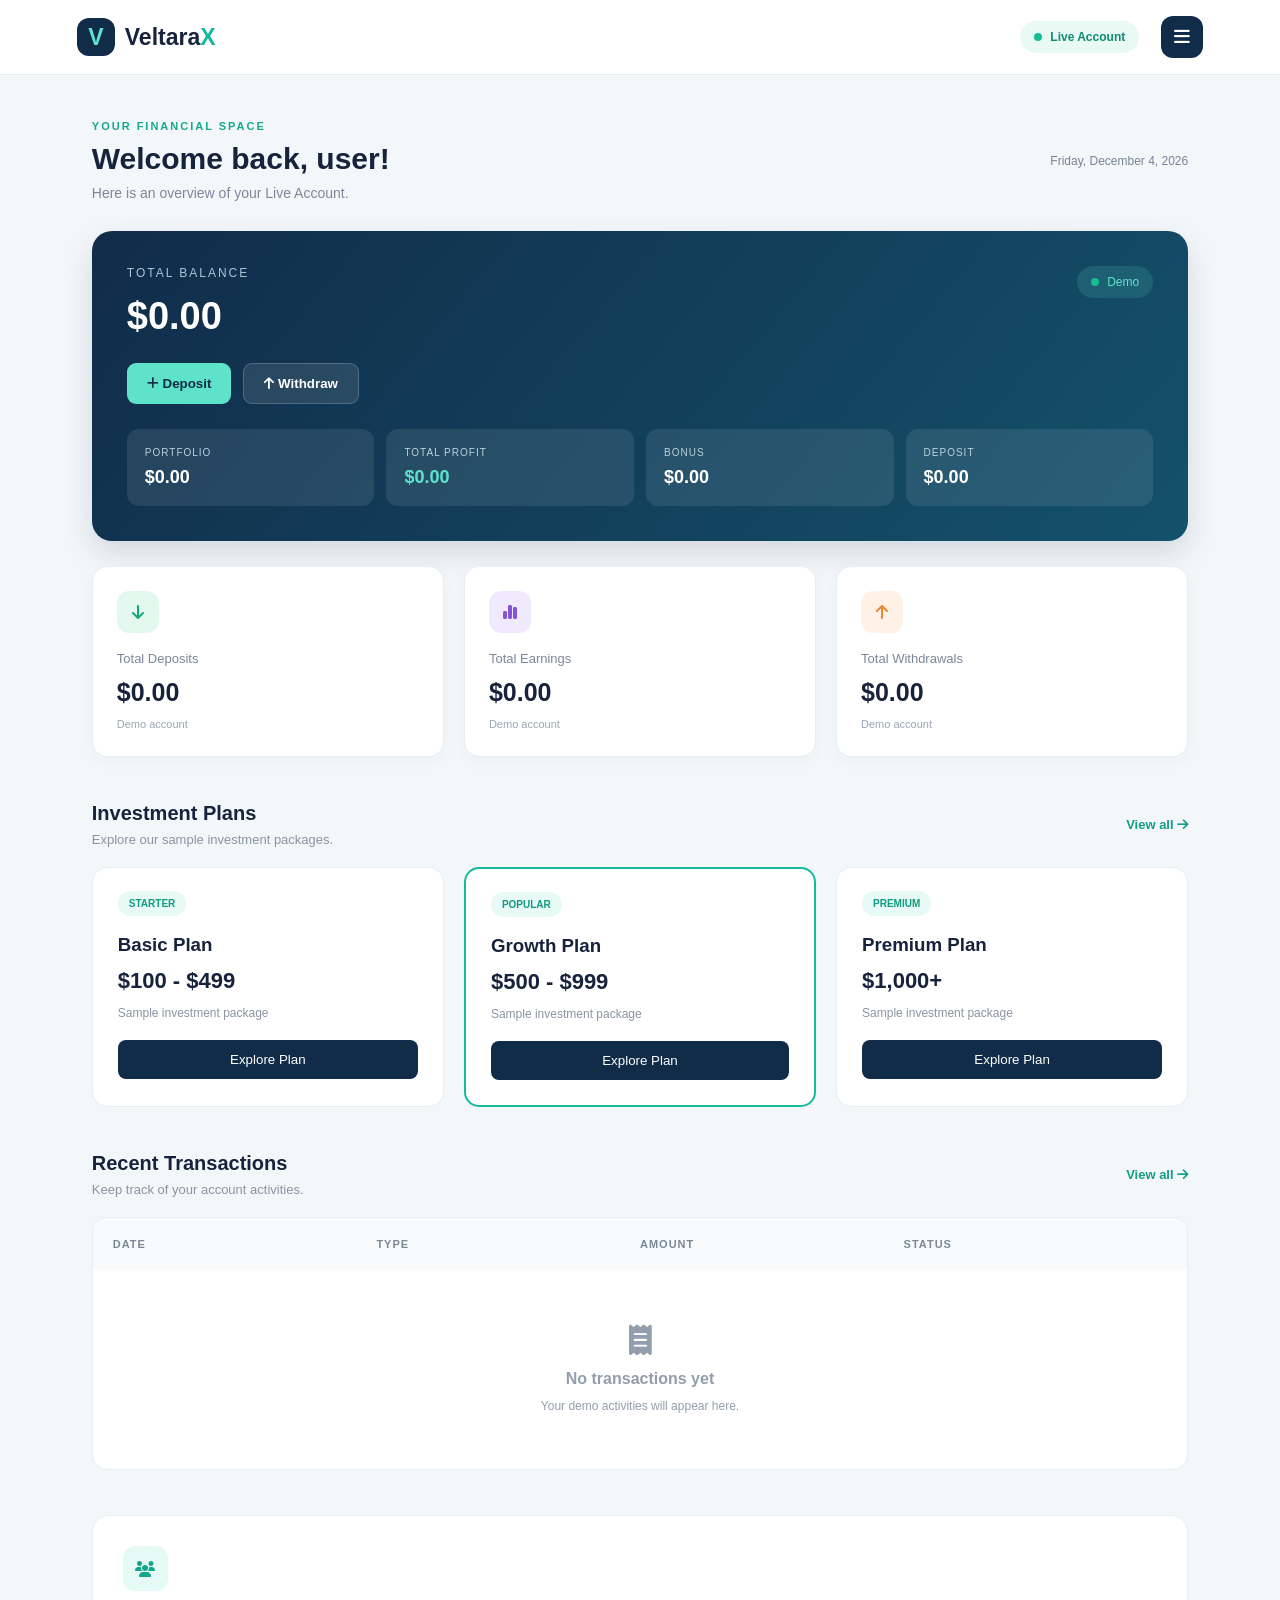
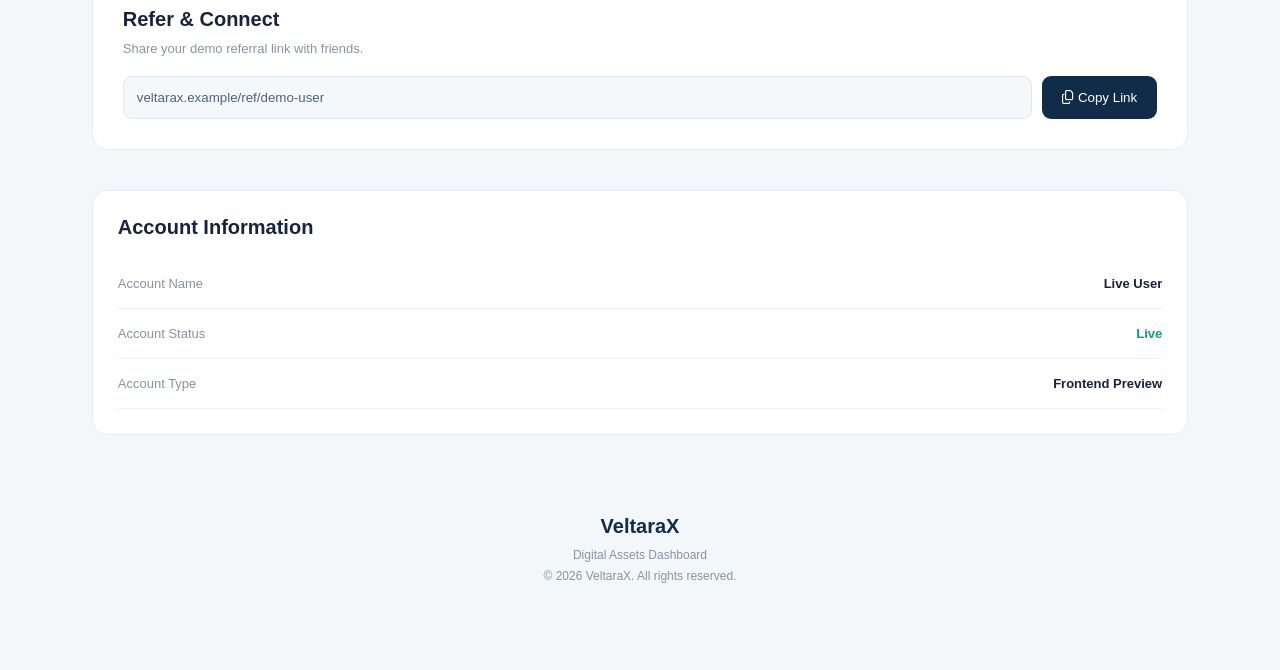
<file: index.html>
<!DOCTYPE html>
<html lang="en">
<head>
    <meta charset="UTF-8">
    <meta name="viewport" content="width=device-width, initial-scale=1.0">
    <title>VeltaraX | Digital Assets</title>
    <link rel="stylesheet" href="style.css">

    <!-- Icons -->
    <link rel="stylesheet"
        href="https://cdnjs.cloudflare.com/ajax/libs/font-awesome/6.5.0/css/all.min.css">
</head>
<body>

    <!-- HEADER -->
    <header class="header">

        <!-- Website name on the left -->
        <a href="#dashboard" class="logo">
            <span class="logo-icon">V</span>
            <span>Veltara<span class="logo-highlight">X</span></span>
        </a>

        <!-- Menu button on the right -->
        <div class="header-right">
            <div class="demo-status">
                <span class="status-dot"></span>
                Live Account
            </div>

            <button class="menu-button" id="menuButton">
                <i class="fa-solid fa-bars"></i>
            </button>
        </div>

    </header>

    <!-- SIDE NAVIGATION -->
    <aside class="sidebar" id="sidebar">

        <div class="sidebar-top">
            <h3>Navigation</h3>

            <button id="closeMenu" class="close-button">
                <i class="fa-solid fa-xmark"></i>
            </button>
        </div>

        <div class="user-profile">
            <div class="avatar">V</div>

            <div>
                <h4>Welcome user</h4>
                <p>live Account</p>
            </div>
        </div>

        <nav class="navigation">
            <a href="#dashboard" class="nav-link active">
                <i class="fa-solid fa-house"></i>
                Dashboard
            </a>

            <a href="#balance" class="nav-link">
                <i class="fa-solid fa-wallet"></i>
                Deposit
            </a>

            <a href="#balance" class="nav-link">
                <i class="fa-solid fa-arrow-up-from-bracket"></i>
                Withdraw
            </a>

            <a href="#investment" class="nav-link">
                <i class="fa-solid fa-chart-line"></i>
                Investment Plans
            </a>

            <a href="#transactions" class="nav-link">
                <i class="fa-solid fa-clock-rotate-left"></i>
                Transactions
            </a>

            <a href="#referrals" class="nav-link">
                <i class="fa-solid fa-users"></i>
                Referrals
            </a>

            <a href="#profile" class="nav-link">
                <i class="fa-solid fa-user"></i>
                My Profile
            </a>
        </nav>

        <div class="sidebar-footer">
            <i class="fa-solid fa-circle-info"></i>
            <p>This is a live account dashboard</p>
        </div>

    </aside>

    <!-- BACKGROUND OVERLAY (empty, closed straight away) -->
    <div class="overlay" id="overlay"></div>

    <!-- MAIN CONTENT -->
    <main class="main-content" id="dashboard">

        <!-- WELCOME -->
        <section class="welcome-section">
            <div>
                <p class="small-heading">YOUR FINANCIAL SPACE</p>
                <h1>Welcome back, user!</h1>
                <p class="welcome-text">Here is an overview of your Live Account.</p>
            </div>

            <div class="date-display" id="currentDate"></div>
        </section>

        <!-- BALANCE CARD -->
        <section class="balance-card" id="balance">

            <div class="balance-top">
                <div>
                    <p class="card-label">TOTAL BALANCE</p>
                    <h2 id="totalBalance">$0.00</h2>
                </div>

                <span class="account-status">
                    <span class="status-dot"></span>
                    Demo
                </span>
            </div>

            <div class="balance-actions">
                <button class="primary-button" data-action="deposit">
                    <i class="fa-solid fa-plus"></i>
                    Deposit
                </button>

                <button class="secondary-button" data-action="withdraw">
                    <i class="fa-solid fa-arrow-up"></i>
                    Withdraw
                </button>
            </div>

            <div class="balance-details">
                <div class="balance-item">
                    <p>PORTFOLIO</p>
                    <h3>$0.00</h3>
                </div>

                <div class="balance-item">
                    <p>TOTAL PROFIT</p>
                    <h3 class="profit">$0.00</h3>
                </div>

                <div class="balance-item">
                    <p>BONUS</p>
                    <h3>$0.00</h3>
                </div>

                <div class="balance-item">
                    <p>DEPOSIT</p>
                    <h3>$0.00</h3>
                </div>
            </div>

        </section>

        <!-- STATISTICS -->
        <section class="statistics">

            <div class="stat-card">
                <div class="stat-icon green">
                    <i class="fa-solid fa-arrow-down"></i>
                </div>
                <p>Total Deposits</p>
                <h2>$0.00</h2>
                <span>Demo account</span>
            </div>

            <div class="stat-card">
                <div class="stat-icon purple">
                    <i class="fa-solid fa-chart-simple"></i>
                </div>
                <p>Total Earnings</p>
                <h2>$0.00</h2>
                <span>Demo account</span>
            </div>

            <div class="stat-card">
                <div class="stat-icon orange">
                    <i class="fa-solid fa-arrow-up"></i>
                </div>
                <p>Total Withdrawals</p>
                <h2>$0.00</h2>
                <span>Demo account</span>
            </div>

        </section>

        <!-- INVESTMENT PLANS -->
        <section class="section" id="investment">

            <div class="section-heading">
                <div>
                    <h2>Investment Plans</h2>
                    <p>Explore our sample investment packages.</p>
                </div>

                <a href="#investment">View all <i class="fa-solid fa-arrow-right"></i></a>
            </div>

            <div class="plans-grid">

                <div class="plan-card">
                    <span class="plan-tag">STARTER</span>
                    <h3>Basic Plan</h3>
                    <h2>$100 - $499</h2>
                    <p>Sample investment package</p>
                    <button class="plan-button" data-action="plan">Explore Plan</button>
                </div>

                <div class="plan-card featured">
                    <span class="plan-tag">POPULAR</span>
                    <h3>Growth Plan</h3>
                    <h2>$500 - $999</h2>
                    <p>Sample investment package</p>
                    <button class="plan-button" data-action="plan">Explore Plan</button>
                </div>

                <div class="plan-card">
                    <span class="plan-tag">PREMIUM</span>
                    <h3>Premium Plan</h3>
                    <h2>$1,000+</h2>
                    <p>Sample investment package</p>
                    <button class="plan-button" data-action="plan">Explore Plan</button>
                </div>

            </div>

        </section>

        <!-- TRANSACTIONS -->
        <section class="section" id="transactions">

            <div class="section-heading">
                <div>
                    <h2>Recent Transactions</h2>
                    <p>Keep track of your account activities.</p>
                </div>

                <a href="#transactions">View all <i class="fa-solid fa-arrow-right"></i></a>
            </div>

            <div class="transaction-card">

                <div class="transaction-header">
                    <span>DATE</span>
                    <span>TYPE</span>
                    <span>AMOUNT</span>
                    <span>STATUS</span>
                </div>

                <div id="transactionList" class="empty-transactions">
                    <i class="fa-solid fa-receipt"></i>
                    <p>No transactions yet</p>
                    <span>Your demo activities will appear here.</span>
                </div>

            </div>

        </section>

        <!-- REFERRAL SECTION -->
        <section class="referral-card" id="referrals">

            <div class="referral-icon">
                <i class="fa-solid fa-users"></i>
            </div>

            <h2>Refer &amp; Connect</h2>

            <p>Share your demo referral link with friends.</p>

            <div class="referral-link">
                <input
                    type="text"
                    id="referralLink"
                    value="veltarax.example/ref/demo-user"
                    readonly
                >

                <button id="copyButton">
                    <i class="fa-regular fa-copy"></i>
                    Copy Link
                </button>
            </div>

        </section>

        <!-- PROFILE -->
        <section class="section profile-section" id="profile">

            <h2>Account Information</h2>

            <div class="profile-row">
                <span>Account Name</span>
                <strong>Live User</strong>
            </div>

            <div class="profile-row">
                <span>Account Status</span>
                <strong class="profile-active">Live</strong>
            </div>

            <div class="profile-row">
                <span>Account Type</span>
                <strong>Frontend Preview</strong>
            </div>

        </section>

        <!-- FOOTER -->
        <footer class="footer">
            <h3>VeltaraX</h3>
            <p>Digital Assets Dashboard</p>
            <p>&copy; 2026 VeltaraX. All rights reserved.</p>
        </footer>

    </main>

    <!-- LIVE NOTIFICATION -->
    <div class="toast" id="toast"></div>

    <!-- JAVASCRIPT -->
    <script src="script.js"></script>

</body>
</html>
</file>
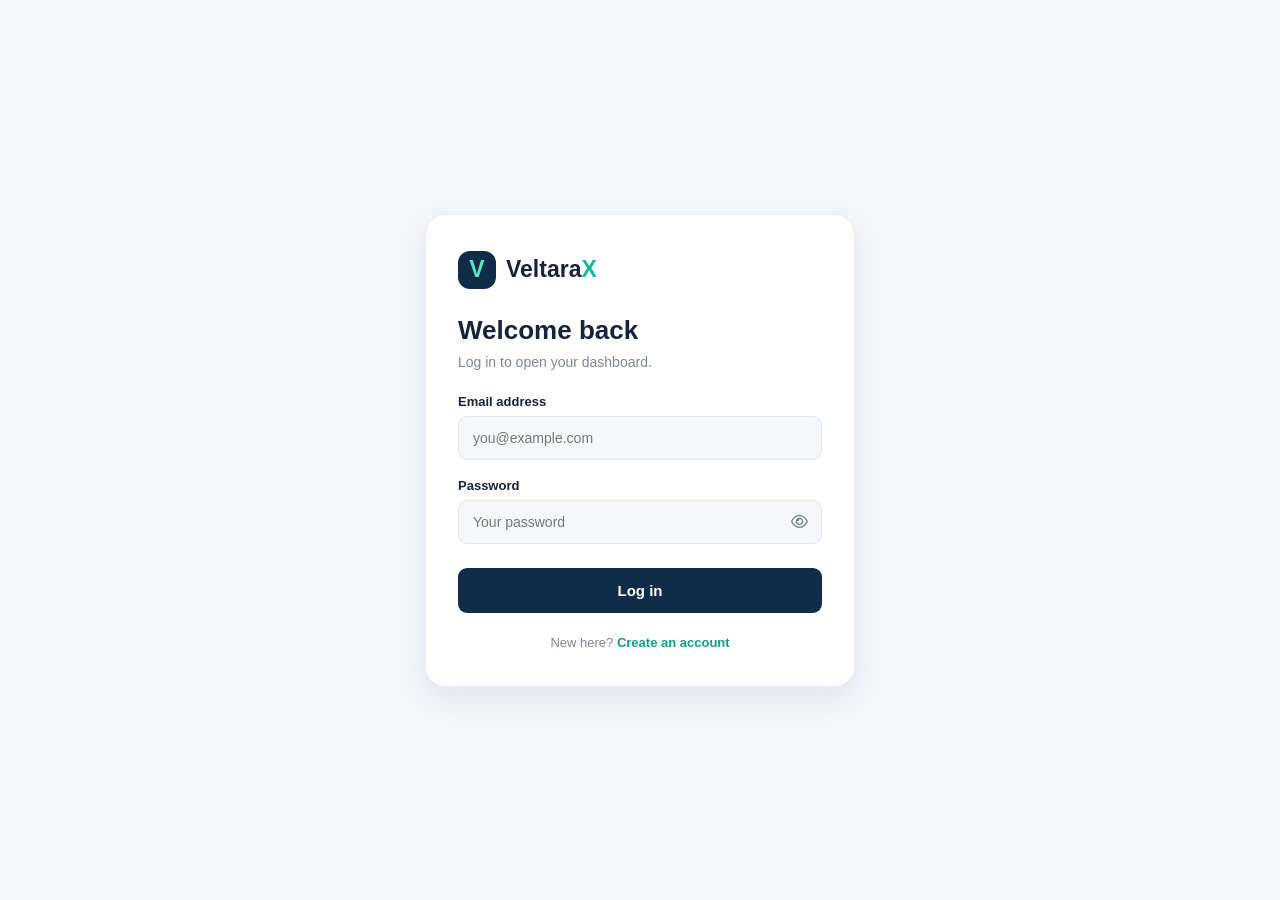
<file: login.html>
<!DOCTYPE html>
<html lang="en">
<head>
    <meta charset="UTF-8">
    <meta name="viewport" content="width=device-width, initial-scale=1.0">
    <title>Log in | VeltaraX</title>

    <link rel="stylesheet" href="style.css">
    <link rel="stylesheet" href="auth.css">
    <link rel="stylesheet"
        href="https://cdnjs.cloudflare.com/ajax/libs/font-awesome/6.5.0/css/all.min.css">
</head>
<body class="auth-page">

    <main class="auth-card">

        <a href="login.html" class="logo auth-logo">
            <span class="logo-icon">V</span>
            <span>Veltara<span class="logo-highlight">X</span></span>
        </a>

        <h1>Welcome back</h1>
        <p class="auth-subtitle">Log in to open your dashboard.</p>

        <!-- Error / success message area (filled in by auth.js) -->
        <div class="form-error" id="formError"></div>

        <!-- The form sends its data to login.php (we build that next) -->
        <form id="loginForm" action="#" method="POST">

            <div class="form-group">
                <label for="email">Email address</label>
                <input type="email" id="email" name="email"
                    placeholder="you@example.com" required>
            </div>

            <div class="form-group">
                <label for="password">Password</label>
                <div class="password-wrapper">
                    <input type="password" id="password" name="password"
                        placeholder="Your password" required>
                    <button type="button" class="toggle-password" data-target="password"
                        aria-label="Show or hide password">
                        <i class="fa-regular fa-eye"></i>
                    </button>
                </div>
            </div>

            <button type="submit" class="auth-button">Log in</button>

        </form>

        <p class="auth-switch">
            New here? <a href="signup.html">Create an account</a>
        </p>

    </main>

    <script src="auth.js"></script>
</body>
</html>
</file>
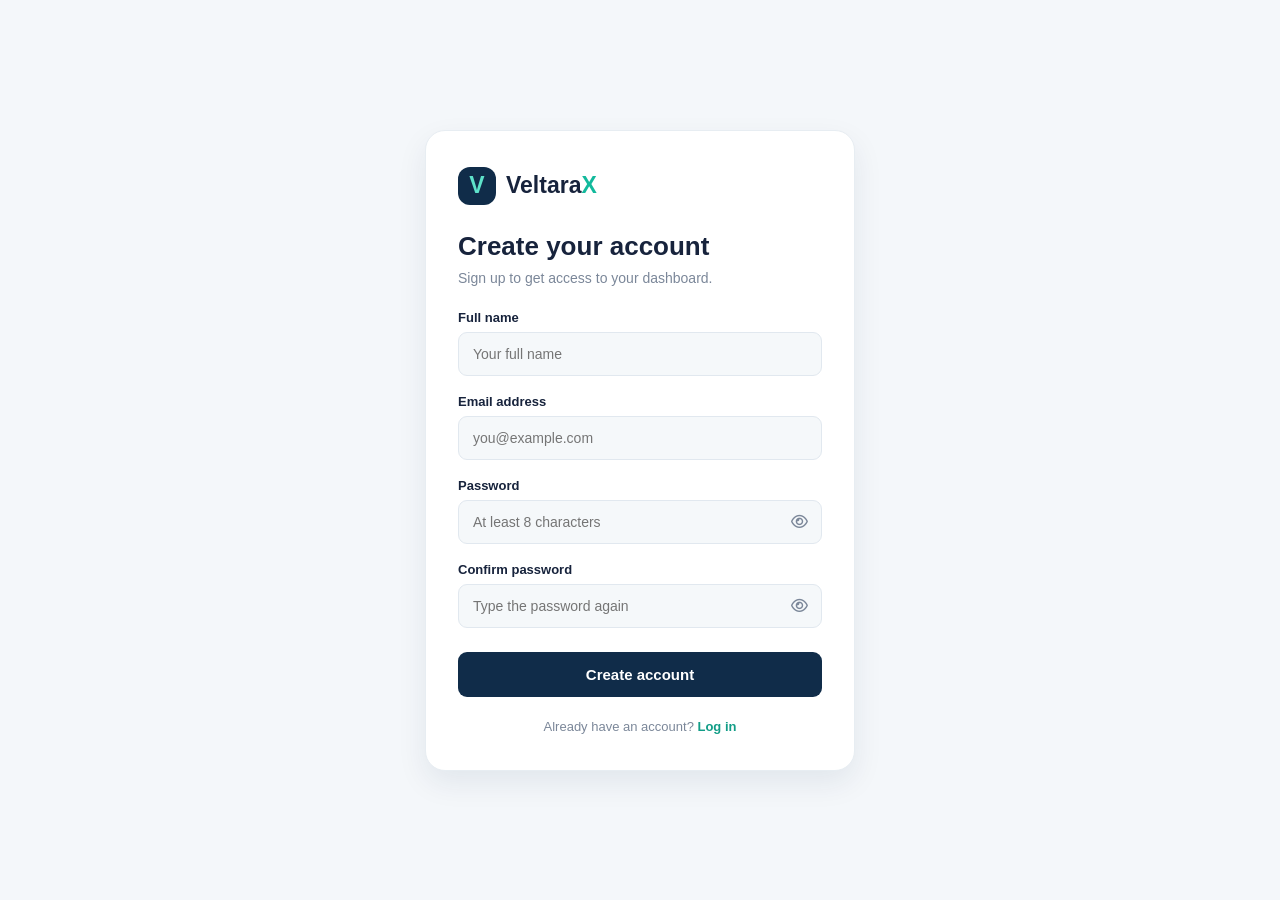
<file: signup.html>
<!DOCTYPE html>
<html lang="en">
<head>
    <meta charset="UTF-8">
    <meta name="viewport" content="width=device-width, initial-scale=1.0">
    <title>Create Account | VeltaraX</title>

    <link rel="stylesheet" href="style.css">
    <link rel="stylesheet" href="auth.css">
    <link rel="stylesheet"
        href="https://cdnjs.cloudflare.com/ajax/libs/font-awesome/6.5.0/css/all.min.css">
</head>
<body class="auth-page">

    <main class="auth-card">

        <a href="login.html" class="logo auth-logo">
            <span class="logo-icon">V</span>
            <span>Veltara<span class="logo-highlight">X</span></span>
        </a>

        <h1>Create your account</h1>
        <p class="auth-subtitle">Sign up to get access to your dashboard.</p>

        <!-- Error message area (filled in by auth.js) -->
        <div class="form-error" id="formError"></div>

        <!-- The form sends its data to signup.php (we build that next) -->
        <form id="signupForm" action="signup.php" method="POST">

            <div class="form-group">
                <label for="fullName">Full name</label>
                <input type="text" id="fullName" name="full_name"
                    placeholder="Your full name" required>
            </div>

            <div class="form-group">
                <label for="email">Email address</label>
                <input type="email" id="email" name="email"
                    placeholder="you@example.com" required>
            </div>

            <div class="form-group">
                <label for="password">Password</label>
                <div class="password-wrapper">
                    <input type="password" id="password" name="password"
                        placeholder="At least 8 characters" minlength="8" required>
                    <button type="button" class="toggle-password" data-target="password"
                        aria-label="Show or hide password">
                        <i class="fa-regular fa-eye"></i>
                    </button>
                </div>
            </div>

            <div class="form-group">
                <label for="confirmPassword">Confirm password</label>
                <div class="password-wrapper">
                    <input type="password" id="confirmPassword" name="confirm_password"
                        placeholder="Type the password again" minlength="8" required>
                    <button type="button" class="toggle-password" data-target="confirmPassword"
                        aria-label="Show or hide password">
                        <i class="fa-regular fa-eye"></i>
                    </button>
                </div>
            </div>

            <button type="submit" class="auth-button">Create account</button>

        </form>

        <p class="auth-switch">
            Already have an account? <a href="login.html">Log in</a>
        </p>

    </main>

    <script src="auth.js"></script>
</body>
</html>
</file>
<file: style.css>
/* =================================
   1. GENERAL SETTINGS
================================= */

* {
    margin: 0;
    padding: 0;
    box-sizing: border-box;
}

html {
    scroll-behavior: smooth;
}

body {
    font-family: Arial, Helvetica, sans-serif;
    background: #f4f7fa;
    color: #17233c;
}

button, input {
    font-family: inherit;
}

button {
    cursor: pointer;
    border: none;
}

a {
    text-decoration: none;
    color: inherit;
}


/* =================================
   2. HEADER
================================= */

.header {
    height: 75px;
    background: #ffffff;
    display: flex;
    align-items: center;
    justify-content: space-between;
    padding: 0 6%;
    border-bottom: 1px solid #e8edf2;
    position: sticky;
    top: 0;
    z-index: 100;
}

.logo {
    display: flex;
    align-items: center;
    gap: 10px;
    font-size: 23px;
    font-weight: 800;
    color: #17233c;
}

.logo-icon {
    width: 38px;
    height: 38px;
    border-radius: 12px;
    background: #102c49;
    color: #5ee2ca;
    display: flex;
    justify-content: center;
    align-items: center;
}

.logo-highlight {
    color: #12b99c;
}

.header-right {
    display: flex;
    align-items: center;
    gap: 22px;
}

.demo-status {
    background: #e9faf5;
    color: #118b71;
    padding: 9px 14px;
    border-radius: 30px;
    font-size: 12px;
    font-weight: bold;
}

.status-dot {
    width: 8px;
    height: 8px;
    display: inline-block;
    background: #16bd91;
    border-radius: 50%;
    margin-right: 5px;
}

.menu-button {
    background: #102c49;
    color: white;
    width: 42px;
    height: 42px;
    border-radius: 12px;
    font-size: 18px;
}


/* =================================
   3. SIDEBAR MENU
================================= */

.sidebar {
    position: fixed;
    top: 0;
    right: -330px;
    width: 310px;
    height: 100vh;
    background: #102c49;
    color: white;
    z-index: 200;
    padding: 25px;
    transition: right 0.3s ease;
    overflow-y: auto;
}

.sidebar.show {
    right: 0;
}

.sidebar-top {
    display: flex;
    justify-content: space-between;
    align-items: center;
    margin-bottom: 30px;
}

.close-button {
    background: transparent;
    color: white;
    font-size: 23px;
}

.user-profile {
    display: flex;
    align-items: center;
    gap: 12px;
    padding: 18px 0;
    border-top: 1px solid #34516d;
    border-bottom: 1px solid #34516d;
    margin-bottom: 20px;
}

.avatar {
    background: #16b99c;
    width: 45px;
    height: 45px;
    display: grid;
    place-items: center;
    border-radius: 50%;
    font-weight: bold;
}

.user-profile p {
    color: #b9cbd9;
    font-size: 12px;
    margin-top: 5px;
}

.navigation {
    display: flex;
    flex-direction: column;
    gap: 8px;
}

.nav-link {
    display: flex;
    align-items: center;
    gap: 15px;
    padding: 14px;
    border-radius: 10px;
    color: #d5e0e9;
    font-size: 14px;
    transition: 0.2s;
}

.nav-link:hover,
.nav-link.active {
    background: #1d4866;
    color: #5ee2ca;
}

.nav-link i {
    width: 20px;
    text-align: center;
}

.sidebar-footer {
    background: #1d4866;
    padding: 15px;
    border-radius: 12px;
    margin-top: 30px;
    font-size: 12px;
    color: #d5e0e9;
}

.sidebar-footer i {
    color: #5ee2ca;
    margin-bottom: 8px;
}


/* =================================
   4. MENU OVERLAY
================================= */

.overlay {
    position: fixed;
    inset: 0;
    background: rgba(8, 20, 35, 0.5);
    z-index: 150;
    opacity: 0;
    visibility: hidden;
    transition: 0.3s;
}

.overlay.show {
    opacity: 1;
    visibility: visible;
}


/* =================================
   5. MAIN CONTENT
================================= */

.main-content {
    max-width: 1250px;
    margin: auto;
    padding: 45px 6%;
}

.welcome-section {
    display: flex;
    justify-content: space-between;
    align-items: center;
    margin-bottom: 30px;
    gap: 15px;
}

.small-heading {
    font-size: 11px;
    letter-spacing: 2px;
    color: #16a88e;
    font-weight: bold;
    margin-bottom: 10px;
}

.welcome-section h1 {
    font-size: 30px;
    margin-bottom: 9px;
}

.welcome-text {
    color: #7b8799;
    font-size: 14px;
}

.date-display {
    font-size: 12px;
    color: #758398;
}


/* =================================
   6. BALANCE CARD
================================= */

.balance-card {
    background: linear-gradient(130deg, #102c49, #14516b);
    padding: 35px;
    border-radius: 20px;
    color: white;
    margin-bottom: 25px;
    box-shadow: 0 12px 30px rgba(16, 44, 73, 0.15);
}

.balance-top {
    display: flex;
    justify-content: space-between;
    align-items: flex-start;
}

.card-label {
    color: #a9c7d5;
    font-size: 12px;
    letter-spacing: 2px;
    margin-bottom: 15px;
}

.balance-top h2 {
    font-size: 38px;
}

.account-status {
    background: rgba(94, 226, 202, 0.15);
    color: #5ee2ca;
    padding: 9px 14px;
    border-radius: 30px;
    font-size: 12px;
}

.balance-actions {
    display: flex;
    gap: 12px;
    margin: 25px 0;
}

.primary-button,
.secondary-button {
    padding: 12px 20px;
    border-radius: 9px;
    font-weight: bold;
}

.primary-button {
    background: #5ee2ca;
    color: #102c49;
}

.secondary-button {
    background: #ffffff1a;
    color: white;
    border: 1px solid #ffffff30;
}

.balance-details {
    display: grid;
    grid-template-columns: repeat(4, 1fr);
    gap: 12px;
}

.balance-item {
    background: rgba(255,255,255,0.09);
    padding: 18px;
    border-radius: 12px;
}

.balance-item p {
    color: #b9d2df;
    font-size: 10px;
    letter-spacing: 1px;
    margin-bottom: 9px;
}

.balance-item h3 {
    font-size: 18px;
}

.profit {
    color: #5ee2ca;
}


/* =================================
   7. STATISTICS CARDS
================================= */

.statistics {
    display: grid;
    grid-template-columns: repeat(3, 1fr);
    gap: 20px;
    margin-bottom: 45px;
}

.stat-card {
    background: white;
    padding: 24px;
    border: 1px solid #e7edf2;
    border-radius: 15px;
    box-shadow: 0 5px 15px rgba(20, 45, 70, 0.03);
}

.stat-icon {
    width: 42px;
    height: 42px;
    border-radius: 12px;
    display: grid;
    place-items: center;
    margin-bottom: 18px;
}

.green {
    background: #e3f9ef;
    color: #16a878;
}

.purple {
    background: #f0eaff;
    color: #8454d6;
}

.orange {
    background: #fff1e5;
    color: #eb8739;
}

.stat-card p {
    color: #7b8799;
    font-size: 13px;
}

.stat-card h2 {
    margin: 12px 0 7px;
    font-size: 25px;
}

.stat-card span {
    color: #9ba6b4;
    font-size: 11px;
}


/* =================================
   8. GENERAL SECTIONS
================================= */

.section {
    margin-bottom: 45px;
}

.section-heading {
    display: flex;
    justify-content: space-between;
    align-items: center;
    margin-bottom: 20px;
    gap: 10px;
}

.section-heading h2,
.profile-section h2 {
    font-size: 20px;
    margin-bottom: 7px;
}

.section-heading p {
    color: #8994a3;
    font-size: 13px;
}

.section-heading a {
    color: #129d87;
    font-size: 13px;
    font-weight: bold;
}


/* =================================
   9. INVESTMENT PLANS
================================= */

.plans-grid {
    display: grid;
    grid-template-columns: repeat(3, 1fr);
    gap: 20px;
}

.plan-card {
    background: white;
    padding: 25px;
    border-radius: 15px;
    border: 1px solid #e7edf2;
    transition: transform 0.2s;
}

.plan-card:hover {
    transform: translateY(-5px);
}

.featured {
    border: 2px solid #16b99c;
}

.plan-tag {
    background: #e7faf5;
    color: #119b80;
    font-size: 10px;
    font-weight: bold;
    padding: 7px 11px;
    border-radius: 30px;
}

.plan-card h3 {
    margin: 23px 0 12px;
}

.plan-card h2 {
    font-size: 22px;
}

.plan-card p {
    color: #8a95a3;
    font-size: 12px;
    margin: 12px 0 20px;
}

.plan-button {
    background: #102c49;
    color: white;
    width: 100%;
    padding: 12px;
    border-radius: 8px;
}

.plan-button:hover {
    background: #16a88e;
}


/* =================================
   10. TRANSACTION SECTION
================================= */

.transaction-card {
    background: white;
    border: 1px solid #e7edf2;
    border-radius: 15px;
    overflow: hidden;
}

.transaction-header {
    display: grid;
    grid-template-columns: repeat(4, 1fr);
    padding: 20px;
    background: #f8fafc;
    color: #7a8799;
    font-size: 11px;
    font-weight: bold;
    letter-spacing: 1px;
}

.empty-transactions {
    text-align: center;
    padding: 55px 15px;
    color: #929eac;
}

.empty-transactions i {
    font-size: 30px;
    margin-bottom: 15px;
}

.empty-transactions p {
    font-weight: bold;
    margin-bottom: 8px;
}

.empty-transactions span {
    font-size: 12px;
}


/* =================================
   11. REFERRAL SECTION
================================= */

.referral-card {
    background: white;
    padding: 30px;
    border-radius: 17px;
    border: 1px solid #e7edf2;
    margin-bottom: 40px;
}

.referral-icon {
    background: #e5faf4;
    color: #12a78d;
    width: 45px;
    height: 45px;
    display: grid;
    place-items: center;
    border-radius: 12px;
    margin-bottom: 17px;
}

.referral-card h2 {
    font-size: 20px;
    margin-bottom: 10px;
}

.referral-card p {
    color: #8793a1;
    font-size: 13px;
    margin-bottom: 20px;
}

.referral-link {
    display: flex;
    gap: 10px;
}

.referral-link input {
    flex: 1;
    min-width: 0;
    padding: 13px;
    background: #f5f8fa;
    border: 1px solid #e1e8ef;
    border-radius: 9px;
    color: #516174;
}

.referral-link button {
    background: #102c49;
    color: white;
    padding: 0 20px;
    border-radius: 9px;
}


/* =================================
   12. PROFILE
================================= */

.profile-section {
    background: white;
    padding: 25px;
    border-radius: 15px;
    border: 1px solid #e7edf2;
}

.profile-section h2 {
    margin-bottom: 20px;
}

.profile-row {
    display: flex;
    justify-content: space-between;
    gap: 15px;
    padding: 17px 0;
    border-bottom: 1px solid #edf1f4;
    font-size: 13px;
}

.profile-row span {
    color: #8793a1;
}

.profile-active {
    color: #129d87;
}


/* =================================
   13. FOOTER
================================= */

.footer {
    text-align: center;
    padding: 35px 10px;
    color: #8793a1;
    font-size: 12px;
}

.footer h3 {
    color: #102c49;
    font-size: 20px;
    margin-bottom: 10px;
}

.footer p {
    margin: 7px 0;
}


/* =================================
   14. NOTIFICATION
================================= */

.toast {
    position: fixed;
    bottom: 25px;
    left: 50%;
    transform: translate(-50%, 100px);
    background: #102c49;
    color: white;
    padding: 14px 22px;
    border-radius: 10px;
    font-size: 13px;
    z-index: 300;
    opacity: 0;
    transition: 0.3s;
    text-align: center;
    max-width: 90%;
}

.toast.show {
    transform: translate(-50%, 0);
    opacity: 1;
}


/* =================================
   15. MOBILE RESPONSIVENESS
================================= */

@media (max-width: 850px) {

    .main-content {
        padding: 35px 4%;
    }

    .balance-details {
        grid-template-columns: repeat(2, 1fr);
    }

    .statistics {
        grid-template-columns: repeat(2, 1fr);
    }

    .plans-grid {
        grid-template-columns: 1fr 1fr;
    }

}

@media (max-width: 550px) {

    .header {
        padding: 0 5%;
        height: 65px;
    }

    .logo {
        font-size: 19px;
    }

    .demo-status {
        font-size: 10px;
        padding: 8px;
    }

    .header-right {
        gap: 10px;
    }

    .main-content {
        padding: 28px 4%;
    }

    .welcome-section {
        display: block;
    }

    .welcome-section h1 {
        font-size: 24px;
    }

    .date-display {
        margin-top: 12px;
    }

    .balance-card {
        padding: 23px 18px;
    }

    .balance-top h2 {
        font-size: 30px;
    }

    .balance-details {
        grid-template-columns: repeat(2, 1fr);
    }

    .balance-item {
        padding: 13px;
    }

    .balance-actions button {
        flex: 1;
        padding: 12px 8px;
        font-size: 12px;
    }

    .statistics {
        grid-template-columns: 1fr 1fr;
        gap: 10px;
    }

    .stat-card {
        padding: 17px;
    }

    .stat-card h2 {
        font-size: 20px;
    }

    .plans-grid {
        grid-template-columns: 1fr;
    }

    .section-heading h2 {
        font-size: 17px;
    }

    .transaction-header {
        padding: 15px 8px;
        font-size: 9px;
    }

    .referral-card {
        padding: 22px 16px;
    }

    .referral-link {
        flex-direction: column;
    }

    .referral-link button {
        padding: 13px;
    }

    .sidebar {
        width: min(310px, 85%);
    }

}
</file>
<file: auth.css>
/* =================================
   AUTH PAGES (signup and login)
   Works together with style.css
================================= */

.auth-page {
    min-height: 100vh;
    display: grid;
    place-items: center;
    padding: 30px 16px;
}

.auth-card {
    width: 100%;
    max-width: 430px;
    background: #ffffff;
    border: 1px solid #e7edf2;
    border-radius: 20px;
    padding: 36px 32px;
    box-shadow: 0 12px 30px rgba(16, 44, 73, 0.08);
}

.auth-logo {
    margin-bottom: 26px;
}

.auth-card h1 {
    font-size: 26px;
    margin-bottom: 8px;
}

.auth-subtitle {
    color: #7b8799;
    font-size: 14px;
    margin-bottom: 24px;
}


/* ---------- Messages ---------- */

.form-error {
    display: none;
    background: #fdeceb;
    color: #b3342b;
    border: 1px solid #f5c6c2;
    border-radius: 10px;
    padding: 12px 14px;
    font-size: 13px;
    margin-bottom: 18px;
}

.form-error.show {
    display: block;
}

.form-error.success {
    background: #e9faf5;
    color: #118b71;
    border-color: #bfeadf;
}


/* ---------- Form fields ---------- */

.form-group {
    margin-bottom: 18px;
}

.form-group label {
    display: block;
    font-size: 13px;
    font-weight: bold;
    margin-bottom: 7px;
}

.form-group input {
    width: 100%;
    padding: 13px 14px;
    background: #f5f8fa;
    border: 1px solid #e1e8ef;
    border-radius: 9px;
    font-size: 14px;
    color: #17233c;
}

.form-group input:focus {
    outline: none;
    border-color: #16b99c;
    background: #ffffff;
    box-shadow: 0 0 0 3px rgba(22, 185, 156, 0.15);
}

.password-wrapper {
    position: relative;
}

.password-wrapper input {
    padding-right: 46px;
}

.toggle-password {
    position: absolute;
    top: 0;
    right: 0;
    height: 100%;
    width: 46px;
    background: transparent;
    color: #7b8799;
    font-size: 15px;
}

.toggle-password:hover {
    color: #102c49;
}


/* ---------- Button and links ---------- */

.auth-button {
    width: 100%;
    padding: 14px;
    background: #102c49;
    color: #ffffff;
    border-radius: 9px;
    font-size: 15px;
    font-weight: bold;
    margin-top: 6px;
}

.auth-button:hover {
    background: #16a88e;
}

.auth-switch {
    text-align: center;
    font-size: 13px;
    color: #7b8799;
    margin-top: 22px;
}

.auth-switch a {
    color: #129d87;
    font-weight: bold;
}


/* ---------- Small screens ---------- */

@media (max-width: 550px) {

    .auth-card {
        padding: 28px 20px;
    }

}
</file>
